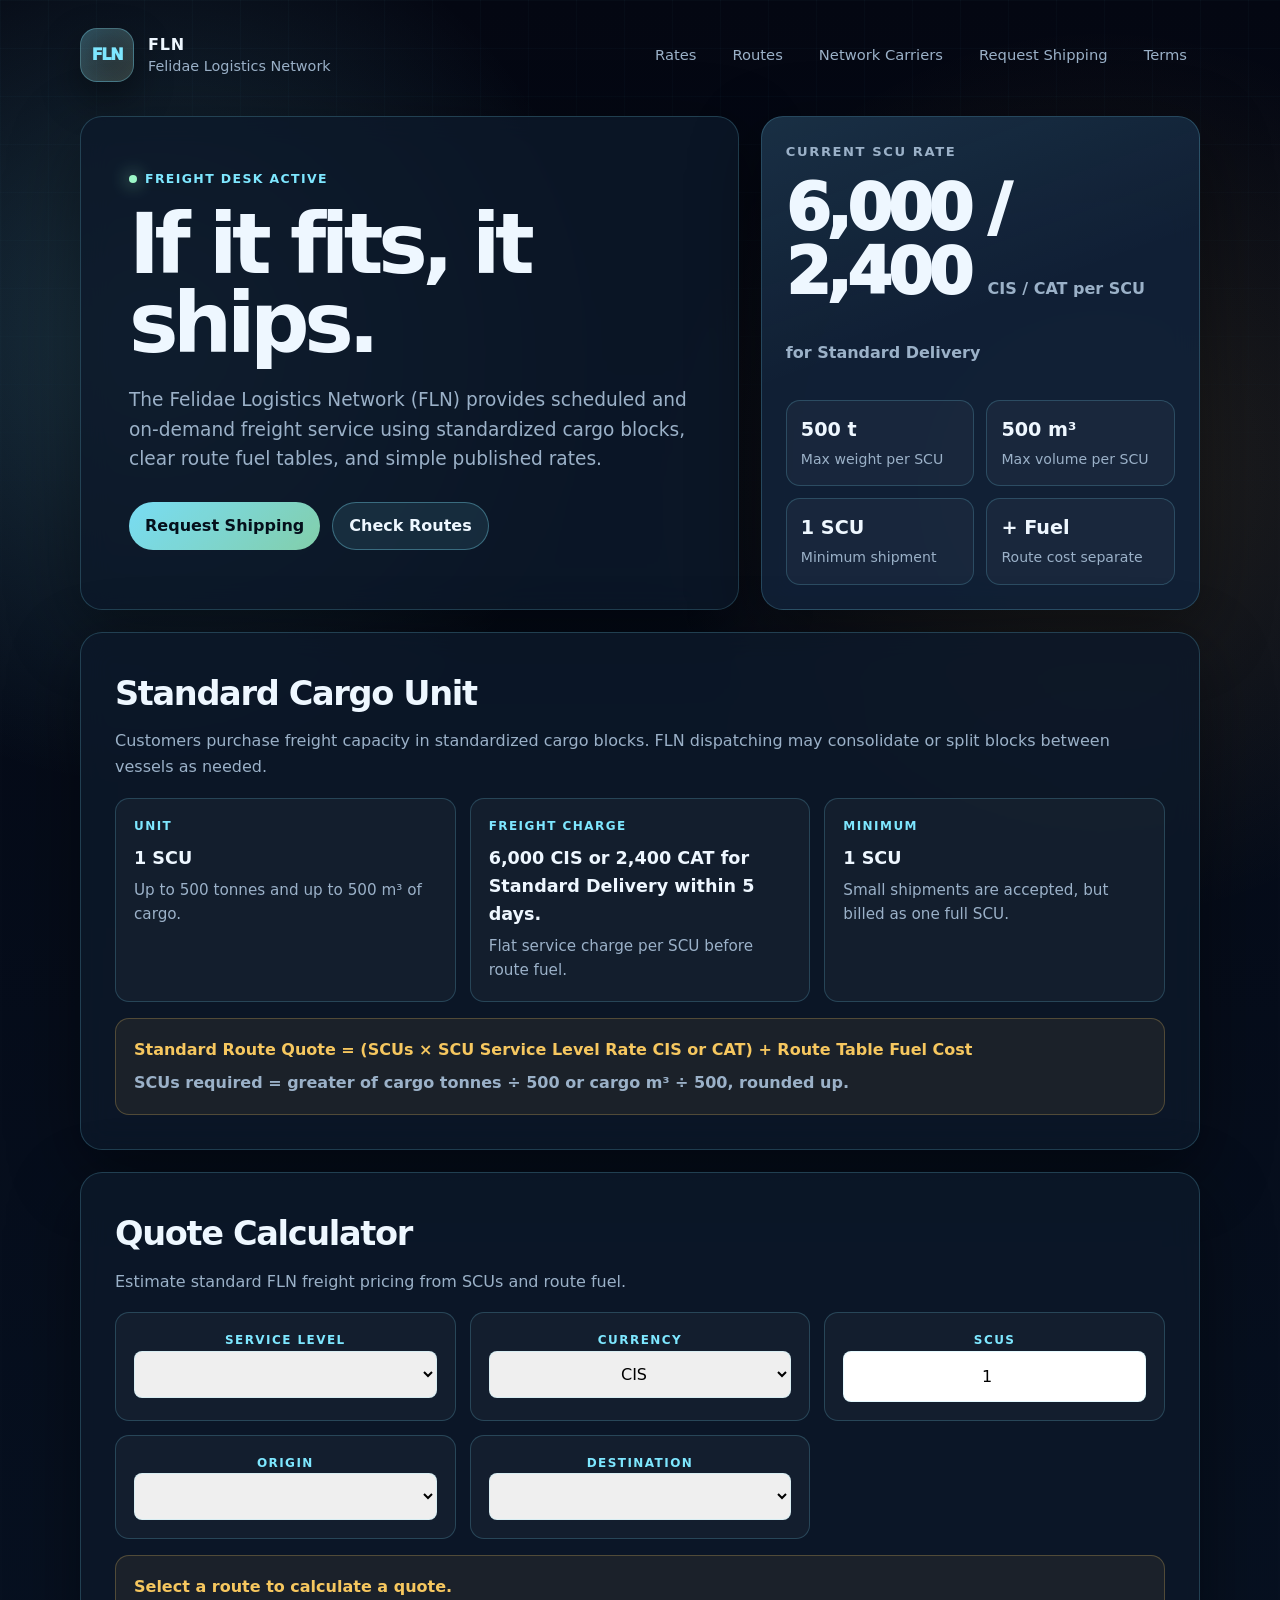
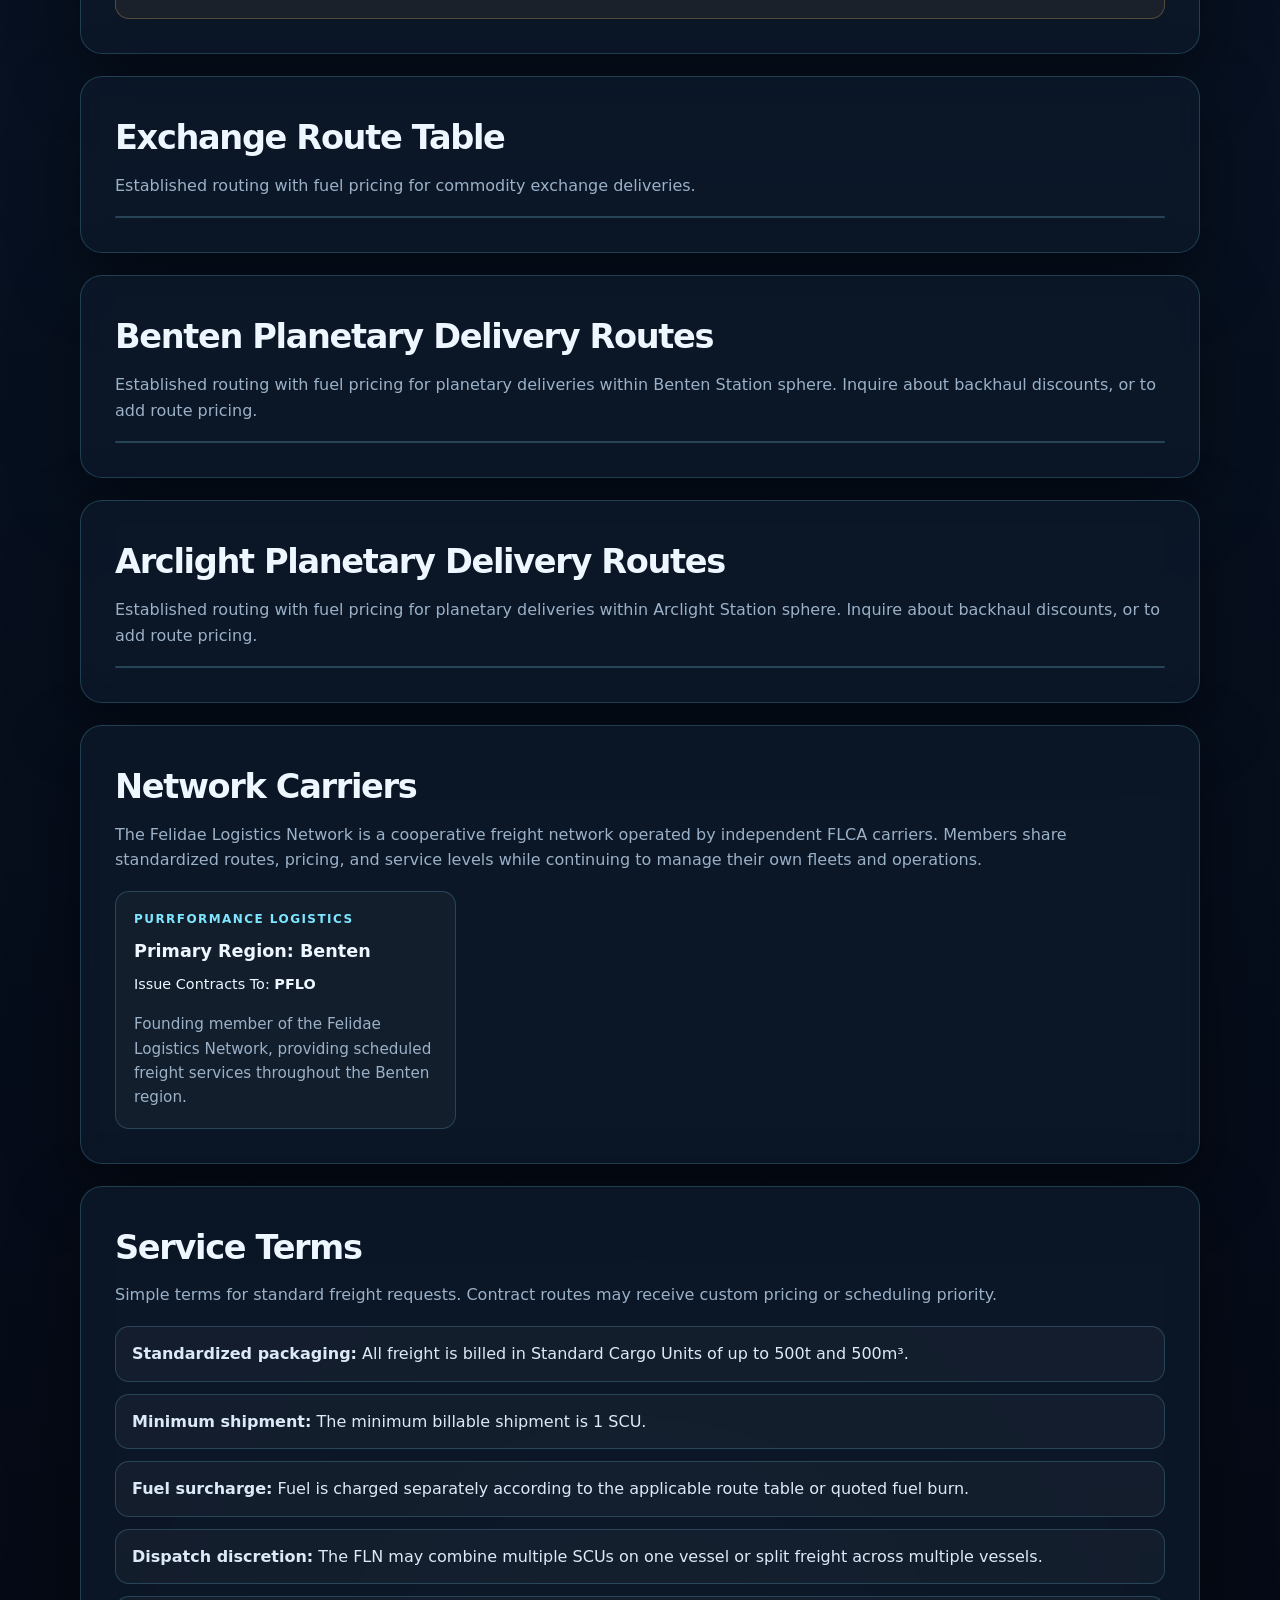
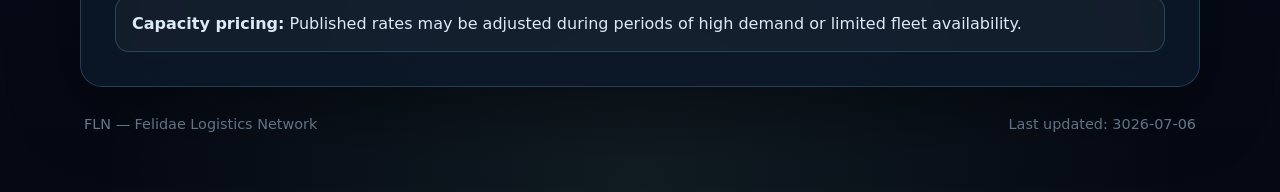
<file: index.html>
<!DOCTYPE html>
<html lang="en">
<head>
  <meta charset="UTF-8" />
  <meta name="viewport" content="width=device-width, initial-scale=1.0" />
    <meta name="description" content="Rate card, route tables, and shipping terms for the Felidae Logistics Network." />
    <title>FLN | Felidae Logistics Network</title>
    <link rel="stylesheet" href="css/style.css">
</head>

<!--Top Bar Navigation-->

<body>
    <main class="site">
        <header class="topbar">
            <a href="#top" class="brand" aria-label="FLN home">
                <div class="mark">FLN</div>
                <div>
                    <div class="brand-title">FLN</div>
                    <div class="brand-subtitle">Felidae Logistics Network</div>
                </div>
            </a>
            <nav aria-label="Primary navigation">
                <a href="#rates">Rates</a>
                <a href="#routes">Routes</a>
                <a href="#carriers">Network Carriers</a>
                <a href="request/">Request Shipping</a>
                <a href="#terms">Terms</a>
            </nav>
        </header>
        <!---->
        <!--Hero Section-->
        <section class="hero" id="top">
            <div class="card hero-main">
                <div class="eyebrow"><span class="status-dot"></span>Freight Desk Active</div>
                <h1>If it fits, it ships.</h1>
                <p class="hero-copy">The Felidae Logistics Network (FLN) provides scheduled and on-demand freight service using standardized cargo blocks, clear route fuel tables, and simple published rates.</p>
                <div class="hero-actions">
                    <a class="button primary" href="request/">Request Shipping</a>
                    <a class="button" href="#routes">Check Routes</a>
                </div>
            </div>
            <!---->
            <!--Current Rate Preview-->
            <!--<aside class="card rate-panel" aria-label="Current rate summary">
        <div class="panel-label">Current SCU Rate</div>-->
            <!--<div class="big-rate">6,000 <span>CIS / SCU, or </span>2,400 <span>CAT / SCU</span></div>-->
            <!--<div class="metric-grid">
                <div class="metric"><b>6000</b><span>CIS per SCU</span></div>
                <div class="metric"><b>2400</b><span>CAT per SCU</span></div>
                <div class="metric"><b>500 t</b><span>Max weight per SCU</span></div>
                <div class="metric"><b>500 m³</b><span>Max volume per SCU</span></div>
                <div class="metric"><b>1 SCU</b><span>Minimum shipment</span></div>
                <div class="metric"><b>+ Fuel</b><span>Route surcharge separate</span></div>
        </div>
        </aside>-->

            <aside class="card rate-panel" aria-label="Current rate summary">
                <div class="panel-label">Current SCU Rate</div>
                <div class="big-rate">6,000 / 2,400 <span>CIS / CAT per SCU for Standard Delivery</span></div>
                <div class="metric-grid">
                    <div class="metric"><b>500 t</b><span>Max weight per SCU</span></div>
                    <div class="metric"><b>500 m³</b><span>Max volume per SCU</span></div>
                    <div class="metric"><b>1 SCU</b><span>Minimum shipment</span></div>
                    <div class="metric"><b>+ Fuel</b><span>Route cost separate</span></div>
                </div>
            </aside>

        </section>
        <!---->
        <!--SCU Explanation-->
        <section class="card section" id="rates">
            <div class="section-header">
                <div>
                    <h2>Standard Cargo Unit</h2>
                    <p>Customers purchase freight capacity in standardized cargo blocks. FLN dispatching may consolidate or split blocks between vessels as needed.</p>
                </div>
                <!--<span class="tag">Active tariff</span>-->
            </div>

            <div class="grid-3">
                <article class="mini-card">
                    <div class="kicker">Unit</div>
                    <h3>1 SCU</h3>
                    <p>Up to 500 tonnes and up to 500 m³ of cargo.</p>
                </article>
                <article class="mini-card">
                    <div class="kicker">Freight Charge</div>
                    <h3>6,000 CIS or 2,400 CAT for Standard Delivery within 5 days.</h3>
                    <p>Flat service charge per SCU before route fuel.</p>
                </article>
                <article class="mini-card">
                    <div class="kicker">Minimum</div>
                    <h3>1 SCU</h3>
                    <p>Small shipments are accepted, but billed as one full SCU.</p>
                </article>
            </div>

            <div class="formula">
                Standard Route Quote = (SCUs × SCU Service Level Rate CIS or CAT) + Route Table Fuel Cost
                <span>SCUs required = greater of cargo tonnes ÷ 500 or cargo m³ ÷ 500, rounded up.</span>
            </div>
        </section>
        <!---->

        <section class="card section" id="quote">
            <div class="section-header">
                <div>
                    <h2>Quote Calculator</h2>
                    <p>Estimate standard FLN freight pricing from SCUs and route fuel.</p>
                </div>
            </div>

            <div class="grid-3">
                <div class="mini-card">
                    <div class="kicker" style="text-align: center;">Service Level</div>

                    <select id="quote-service"></select>

                    <p id="quote-service-description"></p>
                </div>

                <div class="mini-card">
                    <div class="kicker" style="text-align: center;">Currency</div>
                    <select id="quote-currency">
                        <option value="cis">CIS</option>
                        <option value="cat">CAT</option>
                    </select>
                </div>

                <div class="mini-card">
                    <div class="kicker" style="text-align: center;">SCUs</div>
                    <input id="quote-scus" type="number" min="1" value="1">
                </div>

                <div class="mini-card">
                    <div class="kicker" style="text-align: center;">Origin</div>
                    <select id="quote-origin"></select>
                </div>

                <div class="mini-card">
                    <div class="kicker" style="text-align: center;">Destination</div>
                    <select id="quote-destination"></select>
                </div>


            </div>

            <div class="formula" id="quote-result">
                Select a route to calculate a quote.
            </div>
        </section>

        <!--Route Table-->
        <section class="card section">
            <div class="section-header" id="routes">
                <div>
                    <h2>Exchange Route Table</h2>
                    <p>Established routing with fuel pricing for commodity exchange deliveries.</p>
                </div>
                <!--<span class="tag">Routes Active</span>-->
            </div>

            <div class="table-wrap">
                <table id="exchange-table"></table>
            </div>
        </section>

        <!--Planetary Delivery Table-->
        <!---->

        <section class="card section">

            <div class="section-header">
                <div>
                    <h2>Benten Planetary Delivery Routes</h2>
                    <p>Established routing with fuel pricing for planetary deliveries within Benten Station sphere. Inquire about backhaul discounts, or to add route pricing.</p>
                </div>
            </div>

            <div class="table-wrap">
                <table id="ben-planetary-table"></table>
            </div>

        </section>

        <section class="card section">

            <div class="section-header">
                <div>
                    <h2>Arclight Planetary Delivery Routes</h2>
                    <p>Established routing with fuel pricing for planetary deliveries within Arclight Station sphere. Inquire about backhaul discounts, or to add route pricing.</p>
                </div>
            </div>

            <div class="table-wrap">
                <table id="arc-planetary-table"></table>
            </div>

        </section>


        <!--fleet section-->
        <!--<section class="card section" id="fleet">
      <div class="section-header">
        <div>
          <h2>Fleet Status</h2>
          <p>FLN dispatch assigns vessels based on available capacity, route requirements, and cargo constraints.</p>
        </div>
      </div>

      <div class="table-wrap">
      <table>
        <thead>
          <tr>
              <th>Vessel Class</th>
              <th>Capacity</th>
              <th>Role</th>
              <th>Status</th>
          </tr>
        </thead>
        <tbody>
          <tr>
              <td><strong>Courier</strong></td>
              <td>500 t / 500 m³</td>
              <td>Small freight, flexible dispatch, partial loads.</td>
              <td><span class="tag">Active</span></td>
          </tr>
          <tr>
              <td><strong>Freighter</strong></td>
              <td>3,000 t / 1,000 m³</td>
              <td>Bulk mass transport and multi-SCU consolidation.</td>
              <td><span class="tag">Active</span></td>
          </tr>
        </tbody>
      </table>
      </div>
    </section>-->
        <!---->

        <section class="card section" id="carriers">
            <div class="section-header">
                <div>
                    <h2>Network Carriers</h2>
                    <p>The Felidae Logistics Network is a cooperative freight network operated by independent FLCA carriers. Members share standardized routes, pricing, and service levels while continuing to manage their own fleets and operations.</p>
                </div>
                <!--<span class="tag">Active tariff</span>-->
            </div>

            <div class="grid-3">

                <article class="mini-card">
                    <div class="kicker">Purrformance Logistics</div>
                    <h3>Primary Region: Benten</h3>
                        <div class="contract-code">
                            Issue Contracts To: <strong>PFLO</strong>
                        </div>
                        <p>Founding member of the Felidae Logistics Network, providing scheduled freight services throughout the Benten region.</p>
                </article>
               
                <!--<article class="mini-card">
                    <div class="kicker">Freight Charge</div>
                    <h3>6,000 CIS or 2,400 CAT for Standard Delivery within 5 days.</h3>
                    <p>Flat service charge per SCU before route fuel.</p>
                </article>
                <article class="mini-card">
                    <div class="kicker">Minimum</div>
                    <h3>1 SCU</h3>
                    <p>Small shipments are accepted, but billed as one full SCU.</p>
                </article>-->

            </div>

            <!--<div class="formula">
                Standard Route Quote = (SCUs × SCU Service Level Rate CIS or CAT) + Route Table Fuel Cost
                <span>SCUs required = greater of cargo tonnes ÷ 500 or cargo m³ ÷ 500, rounded up.</span>
            </div>-->

        </section>


        <section class="card section" id="terms">
            <div class="section-header">
                <div>
                    <h2>Service Terms</h2>
                    <p>Simple terms for standard freight requests. Contract routes may receive custom pricing or scheduling priority.</p>
                </div>
            </div>

            <ul class="terms">
                <li><strong>Standardized packaging:</strong> All freight is billed in Standard Cargo Units of up to 500t and 500m³.</li>
                <li><strong>Minimum shipment:</strong> The minimum billable shipment is 1 SCU.</li>
                <li><strong>Fuel surcharge:</strong> Fuel is charged separately according to the applicable route table or quoted fuel burn.</li>
                <li><strong>Dispatch discretion:</strong> The FLN may combine multiple SCUs on one vessel or split freight across multiple vessels.</li>
                <li><strong>Capacity pricing:</strong> Published rates may be adjusted during periods of high demand or limited fleet availability.</li>
            </ul>
        </section>

        <footer>
            <div>FLN — Felidae Logistics Network</div>
            <div>Last updated: 3026-07-06</div>
        </footer>
    </main>
    <script type="module" src="js/main.js"></script>
</body>
</html>
</file>
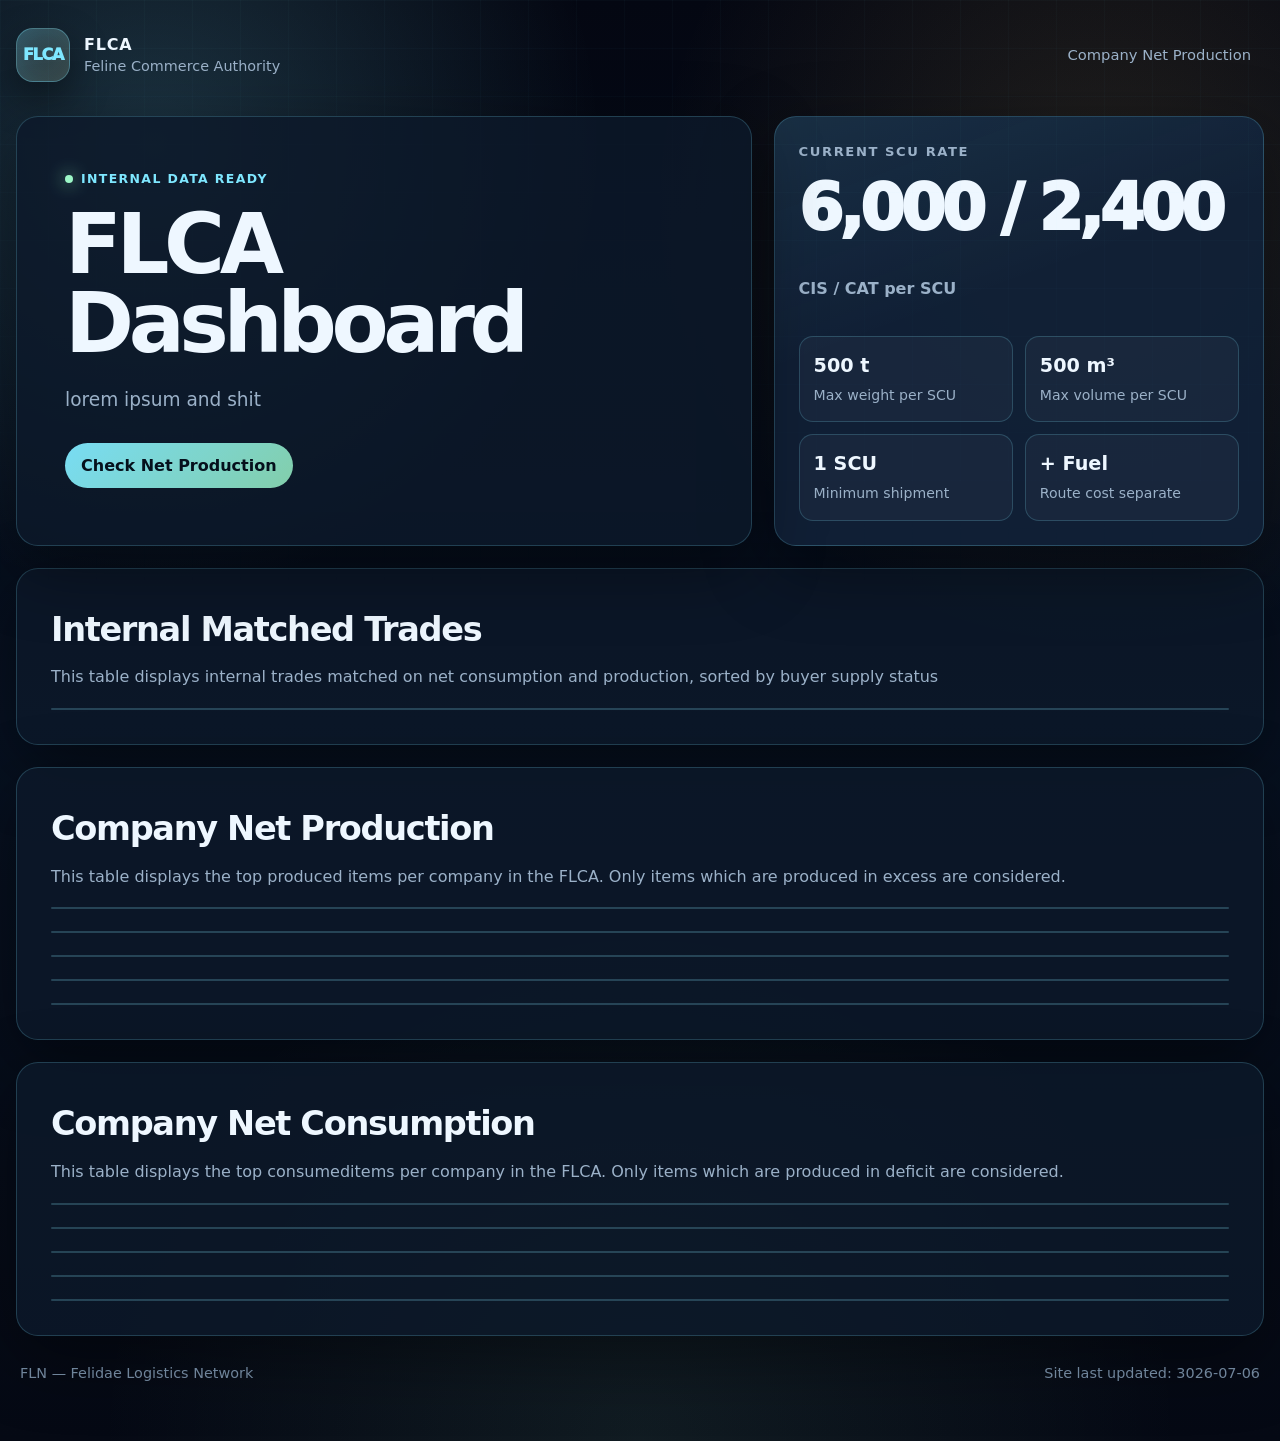
<file: dashboard/index.html>
<!DOCTYPE html>
<html lang="en">
<head>
  <meta charset="UTF-8" />
  <meta name="viewport" content="width=device-width, initial-scale=1.0" />
    <meta name="description" content="Information, tables, and data for FLCA use." />
    <title>FLCA Dashboard</title>
    <link rel="stylesheet" href="/dashboard/css/dashboard.css?v=3">
</head>

<!--Top Bar Navigation-->

<body>
    <main class="site">
        <header class="topbar">
            <a href="#top" class="brand" aria-label="FLCA home">
                <div class="mark">FLCA</div>
                <div>
                    <div class="brand-title">FLCA</div>
                    <div class="brand-subtitle">Feline Commerce Authority</div>
                </div>
            </a>
            <nav aria-label="Primary navigation">
                <a href="#member-production-table">Company Net Production</a>
                <!--<a href="#routes">Routes</a>-->
                <!--<a href="#fleet">Fleet</a>-->
                <!--<a href="#terms">Terms</a>-->
            </nav>
        </header>
        <!---->
        <!--Hero Section-->
        <section class="hero" id="top">
            <div class="card hero-main">
                <div class="eyebrow"><span class="status-dot"></span>Internal Data Ready</div>
                <h1>FLCA Dashboard</h1>
                <p class="hero-copy">lorem ipsum and shit</p>
                <div class="hero-actions">
                    <a class="button primary" href="#member-production-table">Check Net Production</a>
                    <!--<a class="button" href="#routes">Check Routes</a>-->
                </div>
            </div>
            <!---->
            <!--Current Rate Preview-->
            <!--<aside class="card rate-panel" aria-label="Current rate summary">
        <div class="panel-label">Current SCU Rate</div>-->
            <!--<div class="big-rate">6,000 <span>CIS / SCU, or </span>2,400 <span>CAT / SCU</span></div>-->
            <!--<div class="metric-grid">
                <div class="metric"><b>6000</b><span>CIS per SCU</span></div>
                <div class="metric"><b>2400</b><span>CAT per SCU</span></div>
                <div class="metric"><b>500 t</b><span>Max weight per SCU</span></div>
                <div class="metric"><b>500 m³</b><span>Max volume per SCU</span></div>
                <div class="metric"><b>1 SCU</b><span>Minimum shipment</span></div>
                <div class="metric"><b>+ Fuel</b><span>Route surcharge separate</span></div>
        </div>
        </aside>-->

            <aside class="card rate-panel" aria-label="Current rate summary">
                <div class="panel-label">Current SCU Rate</div>
                <div class="big-rate">6,000 / 2,400 <span>CIS / CAT per SCU</span></div>
                <div class="metric-grid">
                    <div class="metric"><b>500 t</b><span>Max weight per SCU</span></div>
                    <div class="metric"><b>500 m³</b><span>Max volume per SCU</span></div>
                    <div class="metric"><b>1 SCU</b><span>Minimum shipment</span></div>
                    <div class="metric"><b>+ Fuel</b><span>Route cost separate</span></div>
                </div>
            </aside>
        </section>

        <!---->
        <!--SCU Explanation-->
        <!--<section class="card section" id="rates">
    <div class="section-header">
        <div>
            <h2>Standard Cargo Unit</h2>
            <p>Customers purchase freight capacity in standardized cargo blocks. FLN dispatching may consolidate or split blocks between vessels as needed.</p>
        </div>-->
        <!--<span class="tag">Active tariff</span>-->
        <!--</div>-->
        <!--<div class="grid-3">
            <article class="mini-card">
                <div class="kicker">Unit</div>
                <h3>1 SCU</h3>
                <p>Up to 500 tonnes and up to 500 m³ of cargo.</p>
            </article>
            <article class="mini-card">
                <div class="kicker">Freight Charge</div>
                <h3>6,000 CIS or 2,400 CAT</h3>
                <p>Flat service charge per SCU before route fuel.</p>
            </article>
            <article class="mini-card">
                <div class="kicker">Minimum</div>
                <h3>1 SCU</h3>
                <p>Small shipments are accepted, but billed as one full SCU.</p>
            </article>
        </div>

        <div class="formula">
            Standard Route Quote = (SCUs × SCU Rate CIS or CAT) + Route Table Fuel Cost
            <span>SCUs required = greater of cargo tonnes ÷ 500 or cargo m³ ÷ 500, rounded up.</span>
        </div>
    </section>-->
        <!---->

        <section class="card section">
            <div class="section-header">
                <div>
                    <h2>Internal Matched Trades</h2>
                    <p>This table displays internal trades matched on net consumption and production, sorted by buyer supply status</p>
                </div>
            </div>

            <div class="company-tables">
                <div class="table-wrap">
                    <table id="internal-trade-table"></table>
                </div>
            </div>
        </section>




        <section class="card section">
            <div class="section-header">
                <div>
                    <h2>Company Net Production</h2>
                    <p>This table displays the top produced items per company in the FLCA. Only items which are produced in excess are considered.</p>
                </div>
            </div>

            <div class="company-tables">
                <div class="table-wrap">
                    <table id="pflo-production-table"></table>
                </div>


                <div class="table-wrap">
                    <table id="psps-production-table"></table>
                </div>


                <div class="table-wrap">
                    <table id="t556-production-table"></table>
                </div>



                <div class="table-wrap">
                    <table id="ttl-production-table"></table>
                </div>


                <div class="table-wrap">
                    <table id="nope-production-table"></table>
                </div>
            </div>
        </section>

        <section class="card section">
            <div class="section-header">
                <div>
                    <h2>Company Net Consumption</h2>
                    <p>This table displays the top consumeditems per company in the FLCA. Only items which are produced in deficit are considered.</p>
                </div>
            </div>

            <div class="company-tables">
                <div class="table-wrap">
                    <table id="pflo-consumption-table"></table>
                </div>


                <div class="table-wrap">
                    <table id="psps-consumption-table"></table>
                </div>


                <div class="table-wrap">
                    <table id="t556-consumption-table"></table>
                </div>



                <div class="table-wrap">
                    <table id="ttl-consumption-table"></table>
                </div>


                <div class="table-wrap">
                    <table id="nope-consumption-table"></table>
                </div>
            </div>
        </section>

        <footer>
            <div>FLN — Felidae Logistics Network</div>
            <div>Site last updated: 3026-07-06</div>
        </footer>
    </main>

    <script type="module" src="../js/dashboard.js"></script>
</body>
</html>
</file>
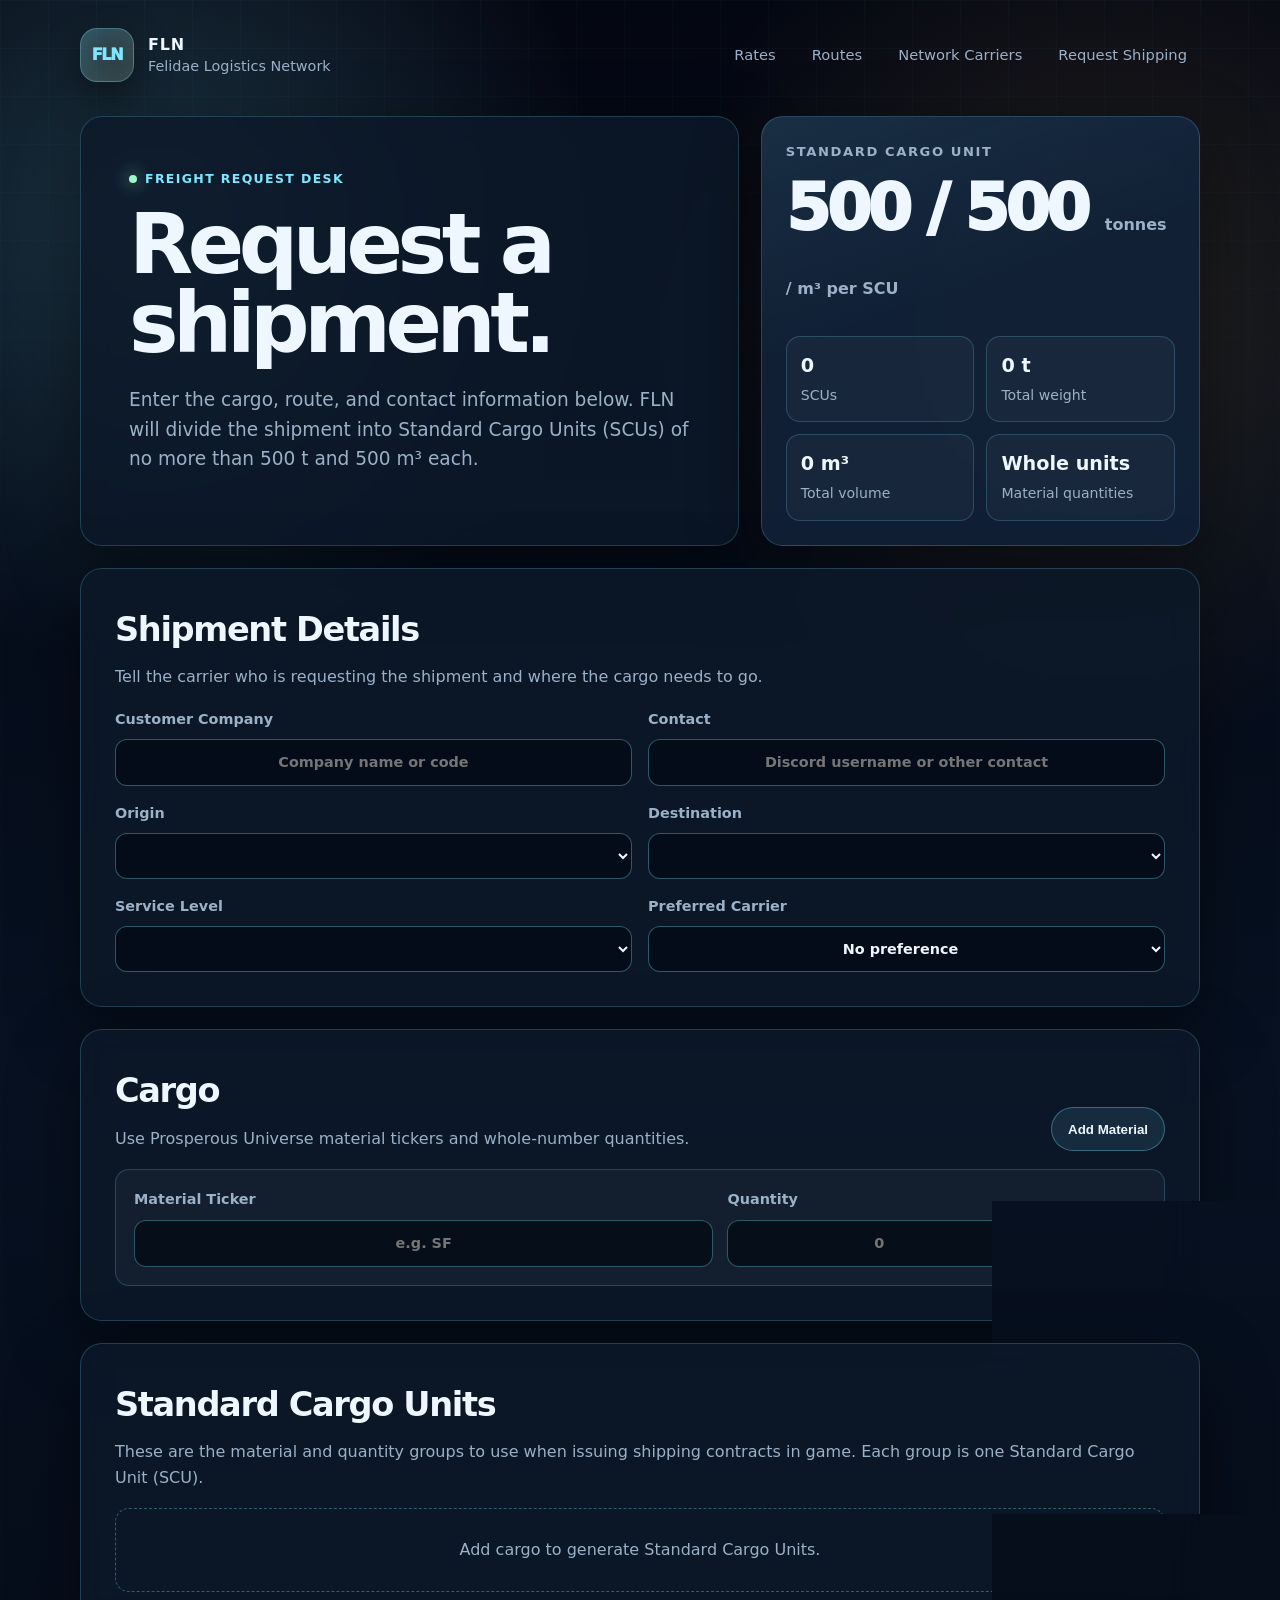
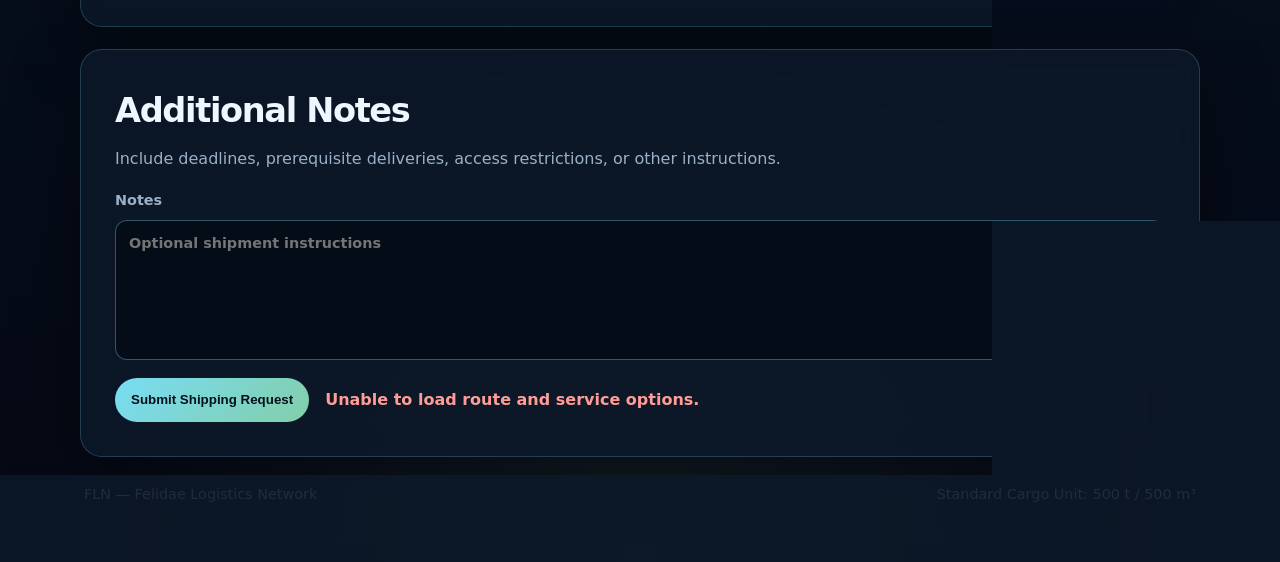
<file: request/index.html>
<!DOCTYPE html>
<html lang="en">
<head>
    <meta charset="UTF-8" />
    <meta name="viewport" content="width=device-width, initial-scale=1.0" />
    <meta name="description" content="Request freight service from the Felidae Logistics Network." />
    <title>Request Shipping | Felidae Logistics Network</title>
    <link rel="stylesheet" href="../css/style.css" />
</head>
<body>
    <main class="site">
        <header class="topbar">
            <a href="../" class="brand" aria-label="FLN home">
                <div class="mark">FLN</div>
                <div>
                    <div class="brand-title">FLN</div>
                    <div class="brand-subtitle">Felidae Logistics Network</div>
                </div>
            </a>
            <nav aria-label="Primary navigation">
                <a href="../#rates">Rates</a>
                <a href="../#routes">Routes</a>
                <a href="../#carriers">Network Carriers</a>
                <a href="./" aria-current="page">Request Shipping</a>
            </nav>
        </header>

        <section class="hero request-hero">
            <div class="card hero-main">
                <div class="eyebrow"><span class="status-dot"></span>Freight Request Desk</div>
                <h1>Request a shipment.</h1>
                <p class="hero-copy">
                    Enter the cargo, route, and contact information below. FLN will divide the shipment into Standard Cargo Units (SCUs) of no more than 500 t and 500 m³ each.
                </p>
            </div>
            <aside class="card rate-panel" aria-label="Standard Cargo Unit summary">
                <div class="panel-label">Standard Cargo Unit</div>
                <div class="big-rate">500 / 500 <span>tonnes / m³ per SCU</span></div>
                <div class="metric-grid">
                    <div class="metric"><b id="summary-block-count">0</b><span>SCUs</span></div>
                    <div class="metric"><b id="summary-total-weight">0 t</b><span>Total weight</span></div>
                    <div class="metric"><b id="summary-total-volume">0 m³</b><span>Total volume</span></div>
                    <div class="metric"><b>Whole units</b><span>Material quantities</span></div>
                </div>
            </aside>
        </section>

        <form id="shipping-request-form" novalidate>
            <section class="card section">
                <div class="section-header">
                    <div>
                        <h2>Shipment Details</h2>
                        <p>Tell the carrier who is requesting the shipment and where the cargo needs to go.</p>
                    </div>
                </div>

                <div class="form-grid">
                    <label class="field">
                        <span>Customer Company</span>
                        <input id="customer-company" name="customerCompany" maxlength="200" required placeholder="Company name or code" />
                    </label>
                    <label class="field">
                        <span>Contact</span>
                        <input id="customer-contact" name="customerContact" maxlength="200" required placeholder="Discord username or other contact" />
                    </label>
                    <label class="field">
                        <span>Origin</span>
                        <select id="request-origin" name="originCode" required></select>
                    </label>
                    <label class="field">
                        <span>Destination</span>
                        <select id="request-destination" name="destinationCode" required></select>
                    </label>
                    <label class="field">
                        <span>Service Level</span>
                        <select id="request-service" name="serviceCode"></select>
                    </label>
                    <label class="field">
                        <span>Preferred Carrier</span>
                        <select id="request-operator" name="preferredOperatorCode">
                            <option value="">No preference</option>
                        </select>
                    </label>
                </div>
            </section>

            <section class="card section">
                <div class="section-header">
                    <div>
                        <h2>Cargo</h2>
                        <p>Use Prosperous Universe material tickers and whole-number quantities.</p>
                    </div>
                    <button class="button" type="button" id="add-material-line">Add Material</button>
                </div>

                <div id="cargo-lines" class="cargo-lines"></div>
                <div id="cargo-error" class="form-message error-message" role="alert" hidden></div>
            </section>

            <section class="card section">
                <div class="section-header">
                    <div>
                        <h2>Standard Cargo Units</h2>
                        <p>These are the material and quantity groups to use when issuing shipping contracts in game. Each group is one Standard Cargo Unit (SCU).</p>
                    </div>
                </div>

                <div id="block-preview" class="block-grid">
                    <div class="empty-state">Add cargo to generate Standard Cargo Units.</div>
                </div>
            </section>

            <section class="card section">
                <div class="section-header">
                    <div>
                        <h2>Additional Notes</h2>
                        <p>Include deadlines, prerequisite deliveries, access restrictions, or other instructions.</p>
                    </div>
                </div>
                <label class="field">
                    <span>Notes</span>
                    <textarea id="request-notes" name="notes" rows="5" maxlength="4000" placeholder="Optional shipment instructions"></textarea>
                </label>

                <div class="request-actions">
                    <button class="button primary" id="submit-request" type="submit">Submit Shipping Request</button>
                    <span id="request-status" class="form-message" role="status"></span>
                </div>
            </section>
        </form>

        <section class="card section success-panel" id="request-success" hidden>
            <div class="section-header">
                <div>
                    <h2>Request Submitted</h2>
                    <p>Your shipment has been recorded and is ready for carrier review.</p>
                </div>
            </div>
            <div class="formula">
                Tracking Code: <strong id="tracking-code"></strong>
                <span>Keep this code for future order tracking.</span>
            </div>
        </section>

        <footer>
            <div>FLN — Felidae Logistics Network</div>
            <div>Standard Cargo Unit: 500 t / 500 m³</div>
        </footer>
    </main>

    <script type="module" src="../js/request/request.js"></script>
</body>
</html>
</file>
<file: css/style.css>
:root {
    --bg: #050914;
    --bg-soft: #08111f;
    --panel: rgba(13, 25, 42, 0.82);
    --panel-strong: rgba(17, 33, 55, 0.96);
    --text: #eef7ff;
    --muted: #9bb1c8;
    --muted-2: #6f849a;
    --accent: #7ee7ff;
    --accent-2: #f6c75f;
    --accent-3: #9df7c7;
    --danger: #ff9b9b;
    --border: rgba(126, 231, 255, 0.20);
    --border-strong: rgba(126, 231, 255, 0.34);
    --shadow: rgba(0, 0, 0, 0.42);
    --radius: 22px;
    --radius-sm: 14px;
    --max: 1120px;
}

* {
    box-sizing: border-box;
}

html {
    scroll-behavior: smooth;
}

body {
    margin: 0;
    min-height: 100vh;
    font-family: Inter, ui-sans-serif, system-ui, -apple-system, BlinkMacSystemFont, "Segoe UI", sans-serif;
    background: radial-gradient(circle at top left, rgba(127, 220, 255, 0.16), transparent 34rem), radial-gradient(circle at bottom right, rgba(255, 204, 102, 0.10), transparent 32rem), var(--bg);
    color: var(--text);
    background: radial-gradient(circle at 12% 10%, rgba(126, 231, 255, 0.19), transparent 28rem), radial-gradient(circle at 86% 14%, rgba(246, 199, 95, 0.12), transparent 28rem), radial-gradient(circle at 50% 100%, rgba(157, 247, 199, 0.08), transparent 34rem), linear-gradient(180deg, #040712 0%, #071121 50%, #050914 100%);
    line-height: 1.6;
}

    body::before {
        content: "";
        position: fixed;
        inset: 0;
        pointer-events: none;
        background-image: linear-gradient(rgba(126, 231, 255, 0.035) 1px, transparent 1px), linear-gradient(90deg, rgba(126, 231, 255, 0.035) 1px, transparent 1px);
        background-size: 48px 48px;
        mask-image: linear-gradient(to bottom, rgba(0,0,0,0.72), transparent 70%);
    }

a {
    color: inherit;
}

.site {
    width: min(var(--max), calc(100% - 32px));
    margin: 0 auto;
    padding: 28px 0 56px;
}

.topbar {
    display: flex;
    align-items: center;
    justify-content: space-between;
    gap: 18px;
    margin-bottom: 34px;
}

.brand {
    display: flex;
    align-items: center;
    gap: 14px;
    text-decoration: none;
}

.mark {
    width: 54px;
    height: 54px;
    border-radius: 17px;
    display: grid;
    place-items: center;
    border: 1px solid var(--border-strong);
    background: linear-gradient(135deg, rgba(126,231,255,0.20), rgba(246,199,95,0.10)), rgba(255,255,255,0.03);
    box-shadow: 0 16px 38px var(--shadow), inset 0 0 24px rgba(126,231,255,0.10);
    color: var(--accent);
    font-weight: 950;
    letter-spacing: -0.08em;
}

.brand-title {
    font-weight: 900;
    letter-spacing: 0.05em;
}

.brand-subtitle {
    margin-top: -3px;
    color: var(--muted);
    font-size: 0.9rem;
}

nav {
    display: flex;
    gap: 10px;
    flex-wrap: wrap;
    justify-content: flex-end;
}

    nav a {
        text-decoration: none;
        color: var(--muted);
        font-size: 0.92rem;
        padding: 9px 12px;
        border: 1px solid transparent;
        border-radius: 999px;
    }

        nav a:hover {
            color: var(--text);
            border-color: var(--border);
            background: rgba(255,255,255,0.04);
        }

.hero {
    display: grid;
    grid-template-columns: minmax(0, 1.2fr) minmax(280px, 0.8fr);
    gap: 22px;
    align-items: stretch;
    margin-bottom: 22px;
}

.card {
    border: 1px solid var(--border);
    border-radius: var(--radius);
    background: var(--panel);
    box-shadow: 0 22px 70px var(--shadow);
    backdrop-filter: blur(14px);
    overflow: hidden;
}

.hero-main {
    padding: clamp(26px, 5vw, 48px);
    position: relative;
}

.eyebrow {
    display: inline-flex;
    align-items: center;
    gap: 8px;
    color: var(--accent);
    font-weight: 800;
    letter-spacing: 0.11em;
    text-transform: uppercase;
    font-size: 0.78rem;
    margin-bottom: 16px;
}

.status-dot {
    width: 8px;
    height: 8px;
    border-radius: 50%;
    background: var(--accent-3);
    box-shadow: 0 0 18px var(--accent-3);
}

h1 {
    margin: 0;
    max-width: 780px;
    font-size: clamp(2.2rem, 7vw, 5.2rem);
    line-height: 0.95;
    letter-spacing: -0.065em;
}

.hero-copy {
    max-width: 680px;
    color: var(--muted);
    font-size: clamp(1rem, 2vw, 1.16rem);
    margin: 22px 0 0;
}

.hero-actions {
    display: flex;
    gap: 12px;
    flex-wrap: wrap;
    margin-top: 28px;
}

.button {
    display: inline-flex;
    align-items: center;
    justify-content: center;
    gap: 10px;
    min-height: 44px;
    padding: 10px 16px;
    border-radius: 999px;
    text-decoration: none;
    font-weight: 800;
    border: 1px solid var(--border-strong);
    background: rgba(126,231,255,0.10);
    color: var(--text);
}

    .button.primary {
        background: linear-gradient(135deg, rgba(126,231,255,0.95), rgba(157,247,199,0.82));
        color: #05101c;
        border: none;
    }

.rate-panel {
    padding: 24px;
    display: grid;
    gap: 14px;
    background: linear-gradient(160deg, rgba(126,231,255,0.08), transparent 42%), var(--panel-strong);
}

.panel-label {
    color: var(--muted);
    font-size: 0.82rem;
    text-transform: uppercase;
    letter-spacing: 0.12em;
    font-weight: 800;
}

.big-rate {
    font-size: clamp(2.4rem, 5vw, 4rem);
    font-weight: 950;
    line-height: 1;
    letter-spacing: -0.06em;
}

    .big-rate span {
        color: var(--muted);
        font-size: 1rem;
        letter-spacing: 0;
        font-weight: 700;
    }

#quote-result a {
    color: var(--accent);
    font-weight: 800;
}

    #quote-result a:hover {
        text-decoration: underline;
    }

.transfer-warning {
    color: var(--accent-2);
    font-weight: 800;
}

.minimum-warning {
    color: #f6c177;
    font-weight: 700;
}

.contract-code {
    margin: 0.5rem 0 1rem;
    font-size: 0.9rem;
    color: var(--muted-text);
}

input,
select {
    width: 100%;
    padding: 0.75rem 1rem;
    border: 1px solid var(--border);
    border-radius: 0.5rem;
/*    background: var(--surface);*/
/*    color: var(--text);*/
    font: inherit;
}

input {
    text-align: center;
}

select {
    text-align: center;
    text-align-last: center;
}

.metric-grid {
    display: grid;
    grid-template-columns: 1fr 1fr;
    gap: 12px;
    margin-top: 18px;
}

.metric {
    padding: 14px;
    border: 1px solid var(--border);
    border-radius: var(--radius-sm);
    background: rgba(255,255,255,0.035);
}

    .metric b {
        display: block;
        font-size: 1.2rem;
    }

    .metric span {
        color: var(--muted);
        font-size: 0.88rem;
    }

.section {
    margin-top: 22px;
    padding: clamp(22px, 4vw, 34px);
}

.section-header {
    display: flex;
    align-items: end;
    justify-content: space-between;
    gap: 18px;
    margin-bottom: 18px;
}

h2 {
    margin: 0;
    font-size: clamp(1.45rem, 3vw, 2.1rem);
    letter-spacing: -0.04em;
}

.section p {
    color: var(--muted);
    margin: 8px 0 0;
}

.grid-3 {
    display: grid;
    grid-template-columns: repeat(3, 1fr);
    gap: 14px;
}

.mini-card {
    padding: 18px;
    border: 1px solid var(--border);
    border-radius: var(--radius-sm);
    background: rgba(255,255,255,0.035);
}

    .mini-card .kicker {
        color: var(--accent);
        font-size: 0.75rem;
        letter-spacing: 0.12em;
        text-transform: uppercase;
        font-weight: 900;
    }

    .mini-card h3 {
        margin: 8px 0 6px;
        font-size: 1.1rem;
    }

    .mini-card p {
        margin: 0;
        font-size: 0.95rem;
    }

.table-wrap {
    overflow-x: auto;
    border: 1px solid var(--border);
    border-radius: var(--radius-sm);
    background: rgba(255,255,255,0.025);
}

table {
    width: 100%;
    border-collapse: collapse;
    min-width: 680px;
}

th, td {
    padding: 14px 16px;
    border-bottom: 1px solid rgba(127, 220, 255, 0.12);
    text-align: left;
    border-bottom: 1px solid rgba(126,231,255,0.12);
    vertical-align: top;
}

th {
    color: var(--accent);
    font-size: 0.78rem;
    letter-spacing: 0.11em;
    text-transform: uppercase;
    background: rgba(126,231,255,0.055);
    text-align: center;
}

/*    td:last-child, th:last-child {
      text-align: right;
    }

    tr:last-child td {
      border-bottom: none;
    }*/

td:first-child {
    color: var(--text);
    font-weight: 700;
}

td strong {
    color: var(--text);
}

td {
    color: #dceaf8;
    text-align: center;
}

.tag {
    display: inline-flex;
    align-items: center;
    padding: 4px 9px;
    border-radius: 999px;
    border: 1px solid var(--border);
    color: var(--accent-3);
    background: rgba(157,247,199,0.07);
    font-size: 0.82rem;
    font-weight: 800;
    white-space: nowrap;
}

.formula {
    display: grid;
    gap: 8px;
    padding: 18px;
    border-radius: var(--radius-sm);
    border: 1px solid rgba(246,199,95,0.25);
    background: rgba(246,199,95,0.065);
    color: var(--accent-2);
    font-weight: 900;
    margin-top: 16px;
}

    .formula span {
        color: var(--muted);
        font-weight: 600;
    }

.terms {
    display: grid;
    gap: 12px;
    margin: 0;
    padding: 0;
    list-style: none;
}

    .terms li {
        padding: 14px 16px;
        border: 1px solid var(--border);
        border-radius: var(--radius-sm);
        background: rgba(255,255,255,0.035);
        color: #dceaf8;
    }

footer {
    display: flex;
    justify-content: space-between;
    gap: 18px;
    flex-wrap: wrap;
    color: var(--muted-2);
    font-size: 0.9rem;
    margin-top: 26px;
    padding: 0 4px;
}

@media (max-width: 850px) {
    .topbar, .section-header {
        align-items: flex-start;
        flex-direction: column;
    }

    nav {
        justify-content: flex-start;
    }

    .hero {
        grid-template-columns: 1fr;
    }

    .grid-3 {
        grid-template-columns: 1fr;
    }

    .metric-grid {
        grid-template-columns: 1fr 1fr;
    }
}

@media (max-width: 520px) {
    .site {
        width: min(100% - 22px, var(--max));
        padding-top: 18px;
    }

    .brand-subtitle {
        display: none;
    }

    nav a {
        padding: 7px 9px;
        font-size: 0.86rem;
    }

    .metric-grid {
        grid-template-columns: 1fr;
    }

    .hero-actions {
        flex-direction: column;
    }

    .button {
        width: 100%;
    }
}

/* Shipping request page */
.request-hero {
    align-items: stretch;
}

.form-grid {
    display: grid;
    grid-template-columns: repeat(2, minmax(0, 1fr));
    gap: 16px;
}

.field {
    display: grid;
    gap: 8px;
    color: var(--muted);
    font-size: 0.9rem;
    font-weight: 800;
}

.field > span {
    color: var(--muted);
}

.field input,
.field select,
.field textarea {
    width: 100%;
    min-height: 46px;
    padding: 11px 13px;
    border: 1px solid var(--border-strong);
    border-radius: 12px;
    background: rgba(4, 11, 22, 0.82);
    color: var(--text);
    font: inherit;
}

.field textarea {
    min-height: 120px;
    resize: vertical;
}

.field input:focus,
.field select:focus,
.field textarea:focus {
    outline: 2px solid rgba(126, 231, 255, 0.28);
    border-color: var(--accent);
}

.cargo-lines {
    display: grid;
    gap: 12px;
}

.cargo-line {
    display: grid;
    grid-template-columns: minmax(180px, 1fr) minmax(140px, 0.55fr) auto;
    gap: 14px;
    align-items: end;
}

.cargo-remove {
    border-color: rgba(255, 123, 114, 0.35);
}

.block-grid {
    display: grid;
    grid-template-columns: repeat(auto-fit, minmax(240px, 1fr));
    gap: 14px;
}

.contract-block h3 {
    color: var(--accent-2);
}

.block-items {
    display: grid;
    gap: 10px;
    margin: 14px 0 0;
    padding: 0;
    list-style: none;
}

.block-items li {
    display: grid;
    gap: 3px;
    padding-top: 10px;
    border-top: 1px solid var(--border);
}

.block-items span {
    color: var(--muted);
    font-size: 0.88rem;
}

.empty-state {
    padding: 28px;
    border: 1px dashed var(--border-strong);
    border-radius: var(--radius-sm);
    color: var(--muted);
    text-align: center;
}

.request-actions {
    display: flex;
    align-items: center;
    gap: 16px;
    margin-top: 18px;
    flex-wrap: wrap;
}

.form-message {
    color: var(--muted);
    font-weight: 700;
}

.error-message {
    color: #ff9c95;
}

.success-panel {
    border-color: rgba(157, 247, 199, 0.4);
}

button:disabled {
    cursor: wait;
    opacity: 0.62;
}

@media (max-width: 720px) {
    .form-grid,
    .cargo-line {
        grid-template-columns: 1fr;
    }
}
</file>
<file: dashboard/css/dashboard.css>
:root {
    --bg: #050914;
    --bg-soft: #08111f;
    --panel: rgba(13, 25, 42, 0.82);
    --panel-strong: rgba(17, 33, 55, 0.96);
    --text: #eef7ff;
    --muted: #9bb1c8;
    --muted-2: #6f849a;
    --accent: #7ee7ff;
    --accent-2: #f6c75f;
    --accent-3: #9df7c7;
    --danger: #ff9b9b;
    --border: rgba(126, 231, 255, 0.20);
    --border-strong: rgba(126, 231, 255, 0.34);
    --shadow: rgba(0, 0, 0, 0.42);
    --radius: 22px;
    --radius-sm: 14px;
    --max: 1500px;
}

* {
    box-sizing: border-box;
}

html {
    scroll-behavior: smooth;
}

body {
    margin: 0;
    min-height: 100vh;
    font-family: Inter, ui-sans-serif, system-ui, -apple-system, BlinkMacSystemFont, "Segoe UI", sans-serif;
    background: radial-gradient(circle at top left, rgba(127, 220, 255, 0.16), transparent 34rem), radial-gradient(circle at bottom right, rgba(255, 204, 102, 0.10), transparent 32rem), var(--bg);
    color: var(--text);
    background: radial-gradient(circle at 12% 10%, rgba(126, 231, 255, 0.19), transparent 28rem), radial-gradient(circle at 86% 14%, rgba(246, 199, 95, 0.12), transparent 28rem), radial-gradient(circle at 50% 100%, rgba(157, 247, 199, 0.08), transparent 34rem), linear-gradient(180deg, #040712 0%, #071121 50%, #050914 100%);
    line-height: 1.6;
}

    body::before {
        content: "";
        position: fixed;
        inset: 0;
        pointer-events: none;
        background-image: linear-gradient(rgba(126, 231, 255, 0.035) 1px, transparent 1px), linear-gradient(90deg, rgba(126, 231, 255, 0.035) 1px, transparent 1px);
        background-size: 48px 48px;
        mask-image: linear-gradient(to bottom, rgba(0,0,0,0.72), transparent 70%);
    }

a {
    color: inherit;
}

.site {
    width: min(var(--max), calc(100% - 32px));
    margin: 0 auto;
    padding: 28px 0 56px;
}

.topbar {
    display: flex;
    align-items: center;
    justify-content: space-between;
    gap: 18px;
    margin-bottom: 34px;
}

.brand {
    display: flex;
    align-items: center;
    gap: 14px;
    text-decoration: none;
}

.mark {
    width: 54px;
    height: 54px;
    border-radius: 17px;
    display: grid;
    place-items: center;
    border: 1px solid var(--border-strong);
    background: linear-gradient(135deg, rgba(126,231,255,0.20), rgba(246,199,95,0.10)), rgba(255,255,255,0.03);
    box-shadow: 0 16px 38px var(--shadow), inset 0 0 24px rgba(126,231,255,0.10);
    color: var(--accent);
    font-weight: 950;
    letter-spacing: -0.08em;
}

.brand-title {
    font-weight: 900;
    letter-spacing: 0.05em;
}

.brand-subtitle {
    margin-top: -3px;
    color: var(--muted);
    font-size: 0.9rem;
}

nav {
    display: flex;
    gap: 10px;
    flex-wrap: wrap;
    justify-content: flex-end;
}

    nav a {
        text-decoration: none;
        color: var(--muted);
        font-size: 0.92rem;
        padding: 9px 12px;
        border: 1px solid transparent;
        border-radius: 999px;
    }

        nav a:hover {
            color: var(--text);
            border-color: var(--border);
            background: rgba(255,255,255,0.04);
        }

.hero {
    display: grid;
    grid-template-columns: minmax(0, 1.2fr) minmax(280px, 0.8fr);
    gap: 22px;
    align-items: stretch;
    margin-bottom: 22px;
}

.card {
    border: 1px solid var(--border);
    border-radius: var(--radius);
    background: var(--panel);
    box-shadow: 0 22px 70px var(--shadow);
    overflow: visible;
}

.hero-main {
    padding: clamp(26px, 5vw, 48px);
    position: relative;
}

.eyebrow {
    display: inline-flex;
    align-items: center;
    gap: 8px;
    color: var(--accent);
    font-weight: 800;
    letter-spacing: 0.11em;
    text-transform: uppercase;
    font-size: 0.78rem;
    margin-bottom: 16px;
}

.status-dot {
    width: 8px;
    height: 8px;
    border-radius: 50%;
    background: var(--accent-3);
    box-shadow: 0 0 18px var(--accent-3);
}

h1 {
    margin: 0;
    max-width: 780px;
    font-size: clamp(2.2rem, 7vw, 5.2rem);
    line-height: 0.95;
    letter-spacing: -0.065em;
}

.hero-copy {
    max-width: 680px;
    color: var(--muted);
    font-size: clamp(1rem, 2vw, 1.16rem);
    margin: 22px 0 0;
}

.hero-actions {
    display: flex;
    gap: 12px;
    flex-wrap: wrap;
    margin-top: 28px;
}

.button {
    display: inline-flex;
    align-items: center;
    justify-content: center;
    gap: 10px;
    min-height: 44px;
    padding: 10px 16px;
    border-radius: 999px;
    text-decoration: none;
    font-weight: 800;
    border: 1px solid var(--border-strong);
    background: rgba(126,231,255,0.10);
    color: var(--text);
}

    .button.primary {
        background: linear-gradient(135deg, rgba(126,231,255,0.95), rgba(157,247,199,0.82));
        color: #05101c;
        border: none;
    }

.rate-panel {
    padding: 24px;
    display: grid;
    gap: 14px;
    background: linear-gradient(160deg, rgba(126,231,255,0.08), transparent 42%), var(--panel-strong);
}

.panel-label {
    color: var(--muted);
    font-size: 0.82rem;
    text-transform: uppercase;
    letter-spacing: 0.12em;
    font-weight: 800;
}

.big-rate {
    font-size: clamp(2.4rem, 5vw, 4rem);
    font-weight: 950;
    line-height: 1;
    letter-spacing: -0.06em;
}

    .big-rate span {
        color: var(--muted);
        font-size: 1rem;
        letter-spacing: 0;
        font-weight: 700;
    }

.metric-grid {
    display: grid;
    grid-template-columns: 1fr 1fr;
    gap: 12px;
    margin-top: 18px;
}

.metric {
    padding: 14px;
    border: 1px solid var(--border);
    border-radius: var(--radius-sm);
    background: rgba(255,255,255,0.035);
}

    .metric b {
        display: block;
        font-size: 1.2rem;
    }

    .metric span {
        color: var(--muted);
        font-size: 0.88rem;
    }

.section {
    margin-top: 22px;
    padding: clamp(22px, 4vw, 34px);
}

.section-header {
    display: flex;
    align-items: end;
    justify-content: space-between;
    gap: 18px;
    margin-bottom: 18px;
}

h2 {
    margin: 0;
    font-size: clamp(1.45rem, 3vw, 2.1rem);
    letter-spacing: -0.04em;
}

.section p {
    color: var(--muted);
    margin: 8px 0 0;
}

.grid-3 {
    display: grid;
    grid-template-columns: repeat(3, 1fr);
    gap: 14px;
}

.mini-card {
    padding: 18px;
    border: 1px solid var(--border);
    border-radius: var(--radius-sm);
    background: rgba(255,255,255,0.035);
}

    .mini-card .kicker {
        color: var(--accent);
        font-size: 0.75rem;
        letter-spacing: 0.12em;
        text-transform: uppercase;
        font-weight: 900;
    }

    .mini-card h3 {
        margin: 8px 0 6px;
        font-size: 1.1rem;
    }

    .mini-card p {
        margin: 0;
        font-size: 0.95rem;
    }

.full-width-table table {
    min-width: 1200px;
}

.company-tables {
    display: flex;
    flex-direction: column;
    gap: 22px;
}

.card-section {
    display: flex;
    flex-direction: column;
    gap: 22px;
    margin-bottom: 22px;
}

.table-wrap {
    overflow-x: auto;
    overflow-y: visible;
    border: 1px solid var(--border);
    border-radius: var(--radius-sm);
    background: rgba(255,255,255,0.025);
}

table {
    width: 100%;
    border-collapse: collapse;
    min-width: 680px;
}

td.seller {
    color: #78e08f;
    font-weight: 600;
}

td.buyer {
    color: #ff8fa3;
    font-weight: 600;
}

.status-critical {
    color: #ff4d4d;
    font-weight: 700;
}

.status-low {
    color: #ffb347;
    font-weight: 700;
}

.status-healthy {
    color: #7ddc6f;
    font-weight: 700;
}

.status-abundant {
    color: #5cc8ff;
    font-weight: 700;
}

.status-surplus {
    color: #9a7dff;
    font-weight: 700;
}

th, td {
    padding: 14px 16px;
    border-bottom: 1px solid rgba(127, 220, 255, 0.12);
    text-align: left;
    border-bottom: 1px solid rgba(126,231,255,0.12);
    vertical-align: top;
}

th {
    color: var(--accent);
    font-size: 0.78rem;
    letter-spacing: 0.11em;
    text-transform: uppercase;
    background: rgba(126,231,255,0.055);
    text-align: center;
}

/*    td:last-child, th:last-child {
      text-align: right;
    }

    tr:last-child td {
      border-bottom: none;
    }*/

td:first-child {
    color: var(--text);
    font-weight: 700;
}

td strong {
    color: var(--text);
}

td {
    color: #dceaf8;
    text-align: center;
}

.tag {
    display: inline-flex;
    align-items: center;
    padding: 4px 9px;
    border-radius: 999px;
    border: 1px solid var(--border);
    color: var(--accent-3);
    background: rgba(157,247,199,0.07);
    font-size: 0.82rem;
    font-weight: 800;
    white-space: nowrap;
}

.formula {
    display: grid;
    gap: 8px;
    padding: 18px;
    border-radius: var(--radius-sm);
    border: 1px solid rgba(246,199,95,0.25);
    background: rgba(246,199,95,0.065);
    color: var(--accent-2);
    font-weight: 900;
    margin-top: 16px;
}

    .formula span {
        color: var(--muted);
        font-weight: 600;
    }

.terms {
    display: grid;
    gap: 12px;
    margin: 0;
    padding: 0;
    list-style: none;
}

    .terms li {
        padding: 14px 16px;
        border: 1px solid var(--border);
        border-radius: var(--radius-sm);
        background: rgba(255,255,255,0.035);
        color: #dceaf8;
    }

footer {
    display: flex;
    justify-content: space-between;
    gap: 18px;
    flex-wrap: wrap;
    color: var(--muted-2);
    font-size: 0.9rem;
    margin-top: 26px;
    padding: 0 4px;
}

@media (max-width: 850px) {
    .topbar, .section-header {
        align-items: flex-start;
        flex-direction: column;
    }

    nav {
        justify-content: flex-start;
    }

    .hero {
        grid-template-columns: 1fr;
    }

    .grid-3 {
        grid-template-columns: 1fr;
    }

    .metric-grid {
        grid-template-columns: 1fr 1fr;
    }
}

@media (max-width: 520px) {
    .site {
        width: min(100% - 22px, var(--max));
        padding-top: 18px;
    }

    .brand-subtitle {
        display: none;
    }

    nav a {
        padding: 7px 9px;
        font-size: 0.86rem;
    }

    .metric-grid {
        grid-template-columns: 1fr;
    }

    .hero-actions {
        flex-direction: column;
    }

    .button {
        width: 100%;
    }
}
</file>
